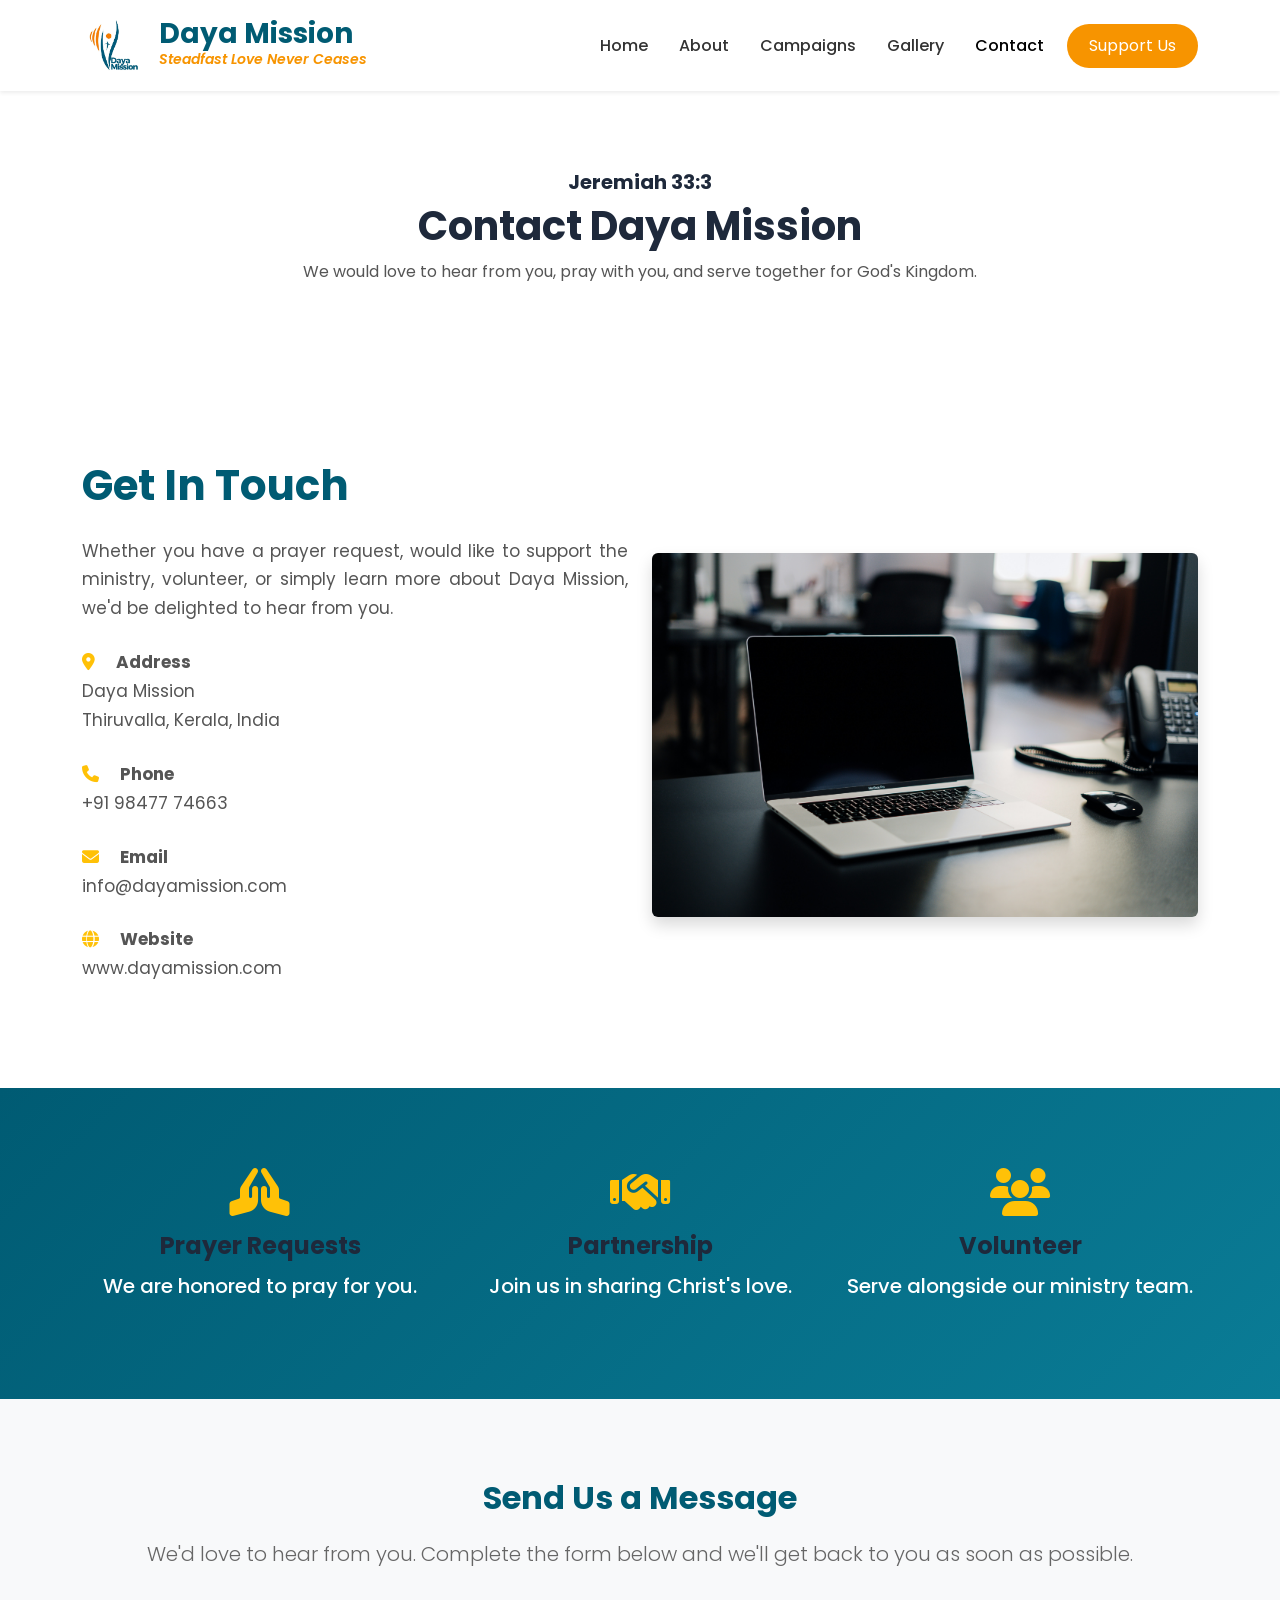
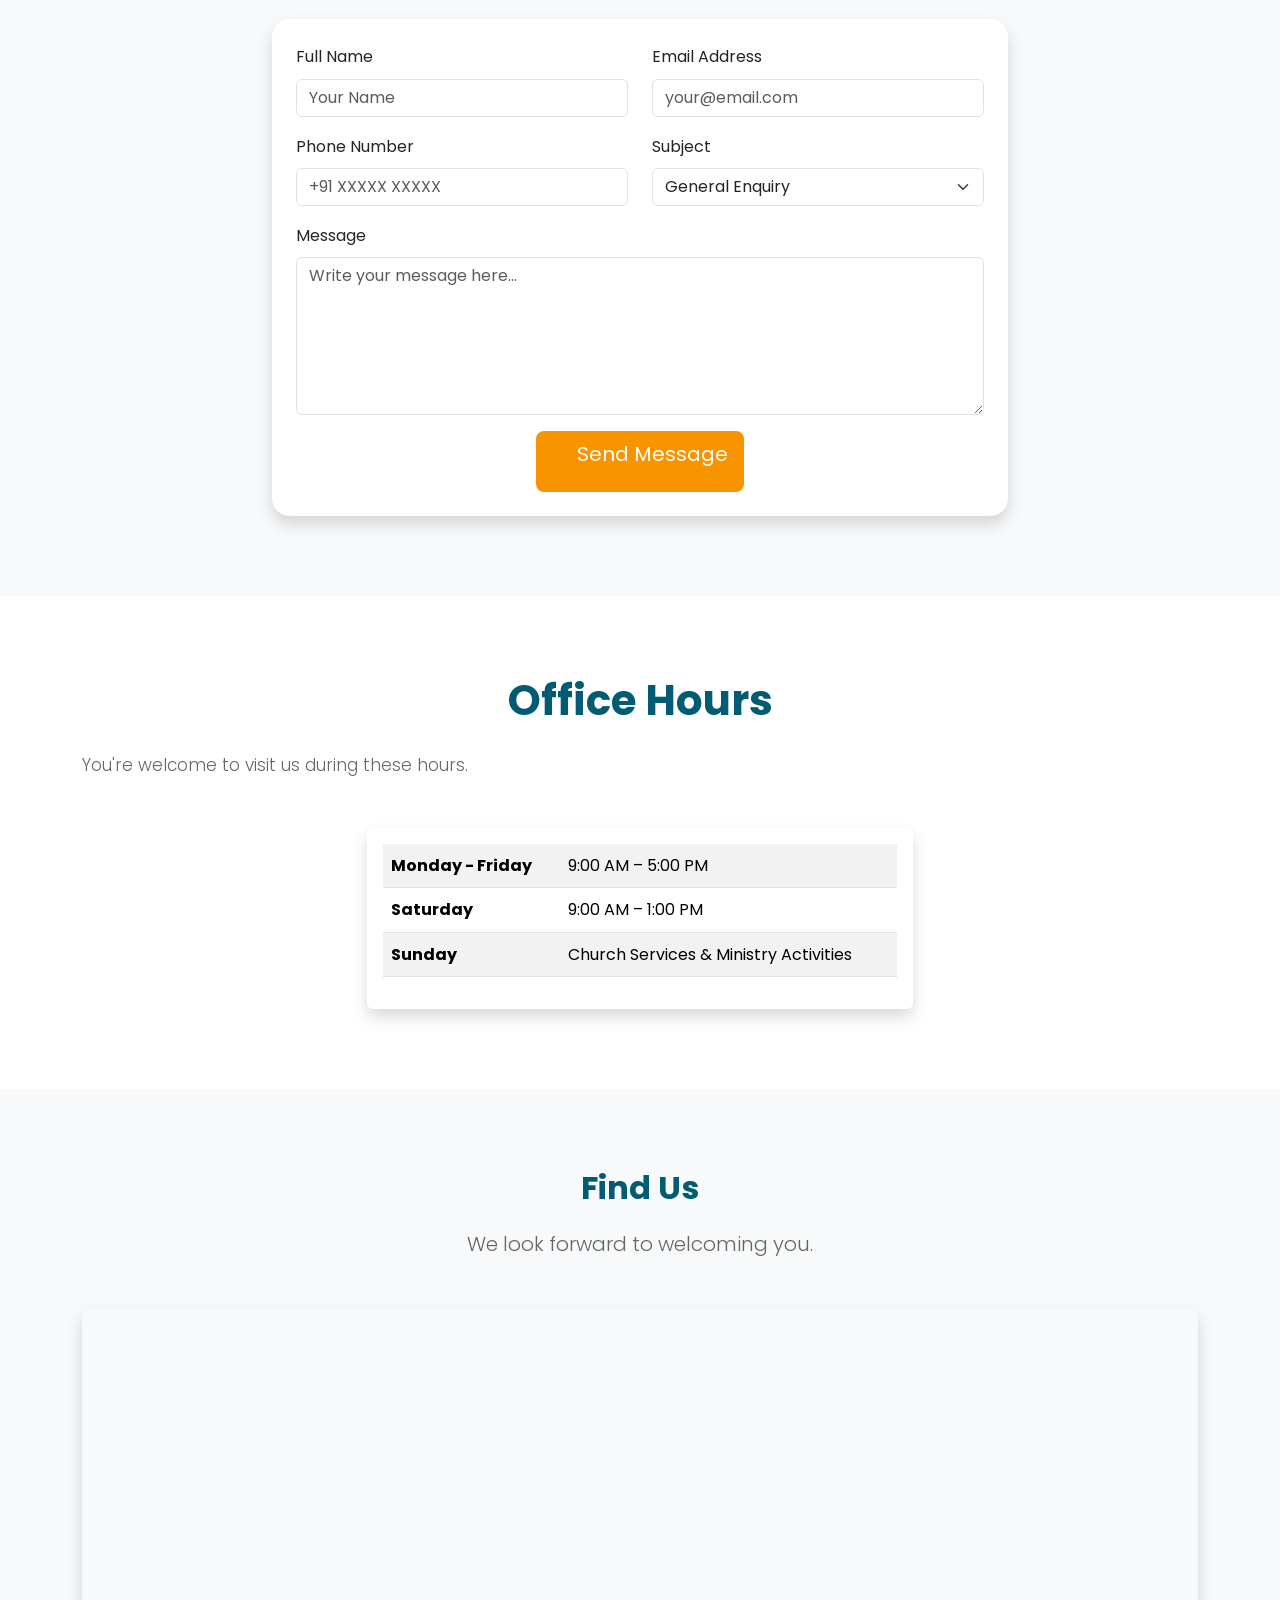
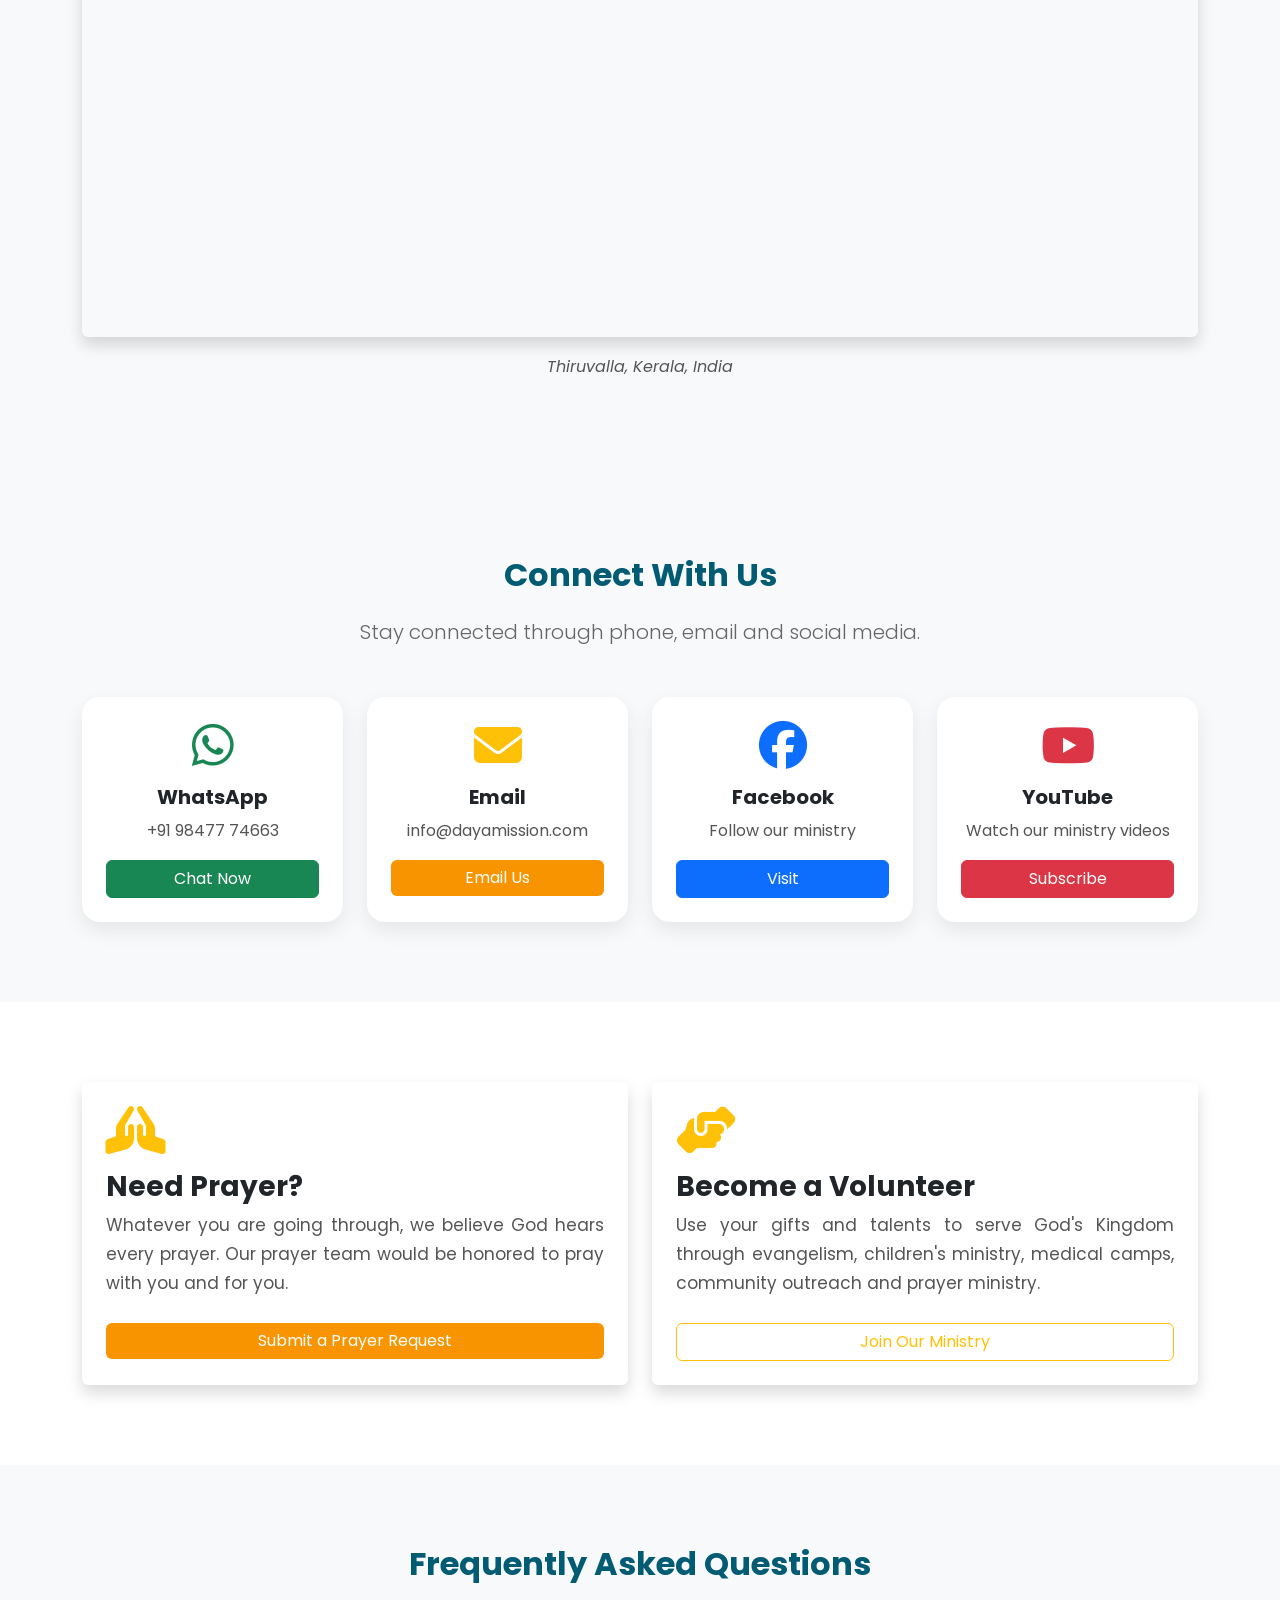
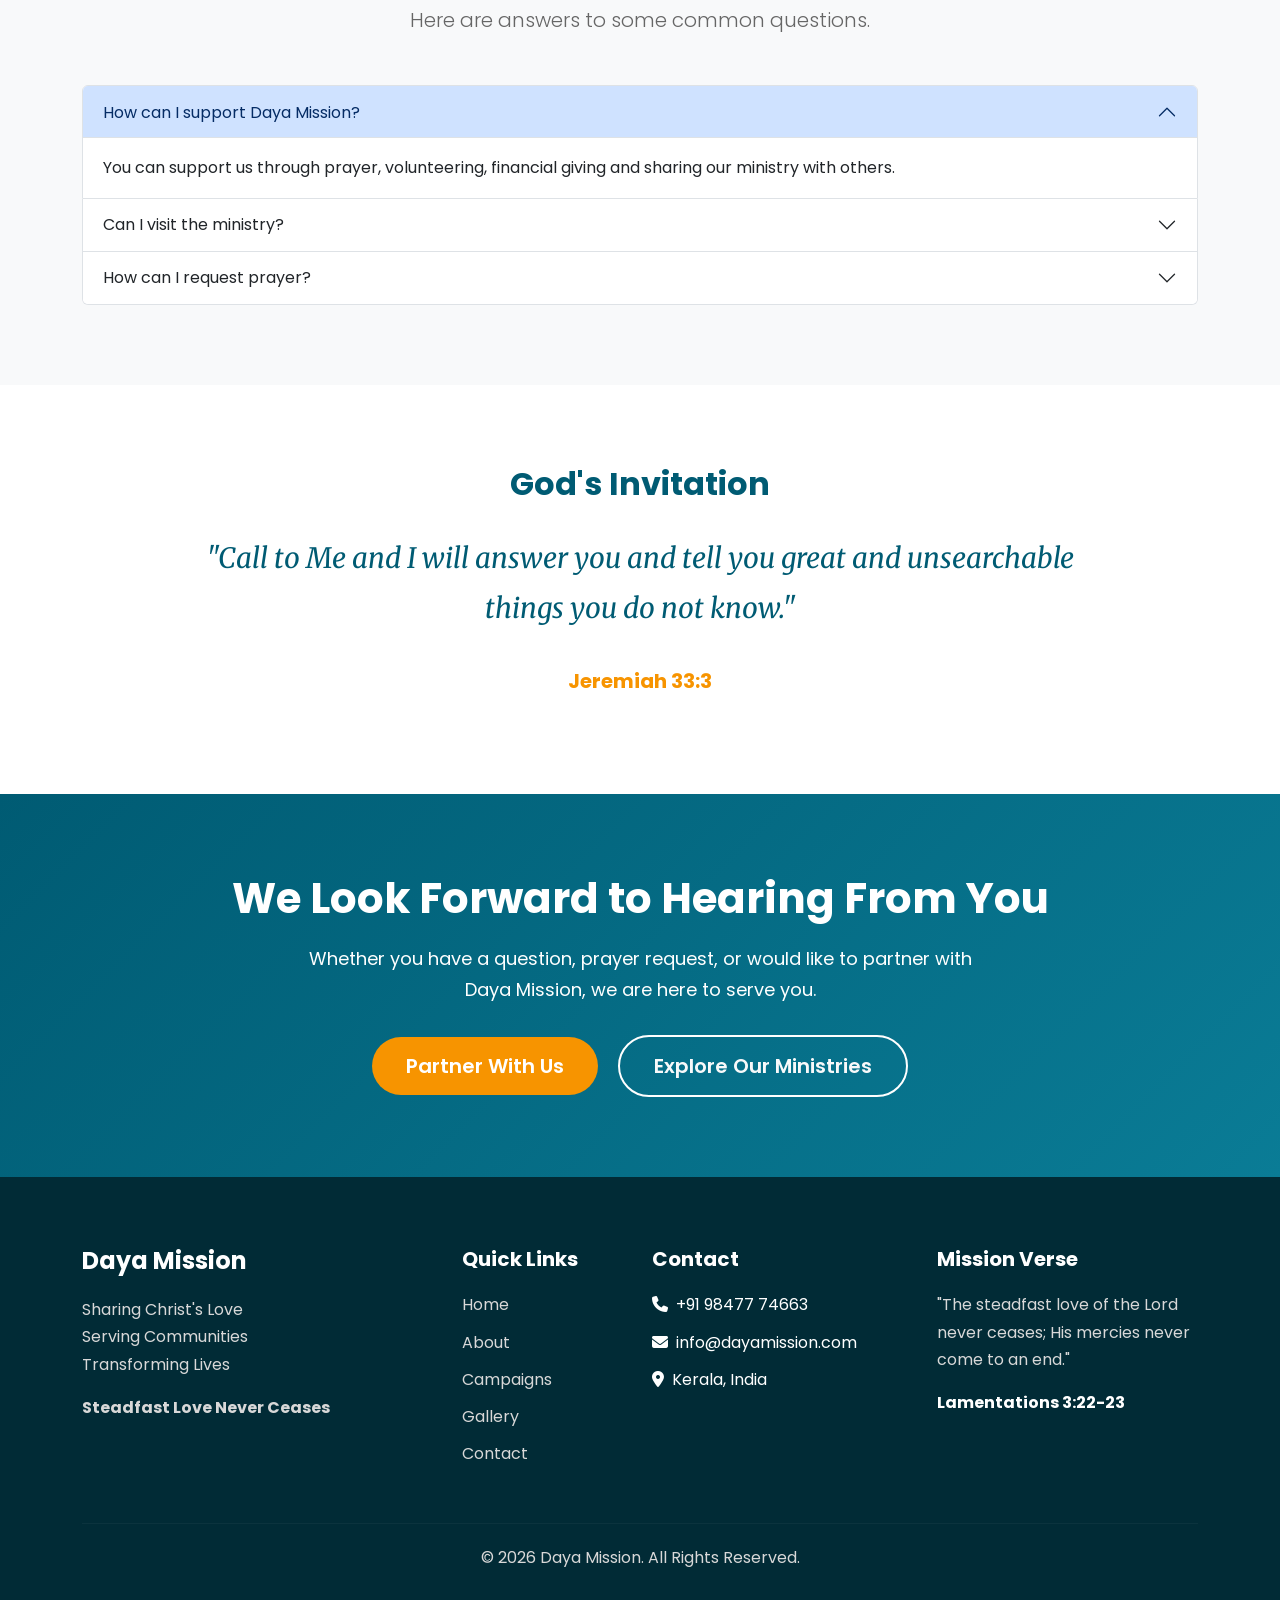
<file: contact.html>
<!DOCTYPE html>
<html lang="en">

<head>

<meta charset="UTF-8">
<meta name="viewport" content="width=device-width, initial-scale=1.0">

<title>Contact Us | Daya Mission</title>

<meta name="description"
content="Get in touch with Daya Mission. We'd love to hear from you, pray with you, and partner with you in ministry.">

<link href="https://cdn.jsdelivr.net/npm/bootstrap@5.3.3/dist/css/bootstrap.min.css"
rel="stylesheet">

<link rel="preconnect"
href="https://fonts.googleapis.com">

<link rel="preconnect"
href="https://fonts.gstatic.com"
crossorigin>

<link href="https://fonts.googleapis.com/css2?family=Poppins:wght@300;400;500;600;700&family=Merriweather:wght@400;700&display=swap"
rel="stylesheet">

<link rel="stylesheet"
href="https://cdnjs.cloudflare.com/ajax/libs/font-awesome/6.6.0/css/all.min.css">

<link rel="stylesheet"
href="css/style.css">

</head>

<body>

<!-- ======================================
NAVBAR
======================================= -->

<nav class="navbar navbar-expand-lg fixed-top shadow-sm">

<div class="container">

<a class="navbar-brand d-flex align-items-center"
href="index.html">

<img src="images/logo.png"
class="logo"
alt="Daya Mission">

<div class="brand-text">

<h2>Daya Mission</h2>

<p>Steadfast Love Never Ceases</p>

</div>

</a>

<button class="navbar-toggler"
type="button"
data-bs-toggle="collapse"
data-bs-target="#navbar">

<span class="navbar-toggler-icon"></span>

</button>

<div class="collapse navbar-collapse"
id="navbar">

<ul class="navbar-nav ms-auto">

<li class="nav-item">
<a class="nav-link"
href="index.html">Home</a>
</li>

<li class="nav-item">
<a class="nav-link"
href="about.html">About</a>
</li>

<li class="nav-item">
<a class="nav-link"
href="campaigns.html">Campaigns</a>
</li>

<li class="nav-item">
<a class="nav-link"
href="gallery.html">Gallery</a>
</li>

<li class="nav-item">
<a class="nav-link active"
href="contact.html">Contact</a>
</li>

<li class="nav-item">

<a href="support.html"
class="btn btn-warning partner-btn">

Support Us

</a>

</li>

</ul>

</div>

</div>

</nav>

<!-- ======================================
HERO
======================================= -->

<section class="about-hero">

<div class="container text-center">

<h5>Jeremiah 33:3</h5>

<h1>Contact Daya Mission</h1>

<p>

We would love to hear from you, pray with you, and serve together for God's Kingdom.

</p>

</div>

</section>

<!-- ======================================
CONTACT INFORMATION
======================================= -->

<section class="welcome">

<div class="container">

<div class="row align-items-center">

<div class="col-lg-6">

<h2>Get In Touch</h2>

<p>

Whether you have a prayer request, would like to support the ministry, volunteer, or simply learn more about Daya Mission, we'd be delighted to hear from you.

</p>

<div class="mt-4">

<p>

<i class="fas fa-map-marker-alt text-warning me-3"></i>

<strong>Address</strong><br>

Daya Mission<br>

Thiruvalla, Kerala, India

</p>

<p>

<i class="fas fa-phone text-warning me-3"></i>

<strong>Phone</strong><br>

+91 98477 74663

</p>

<p>

<i class="fas fa-envelope text-warning me-3"></i>

<strong>Email</strong><br>

info@dayamission.com

</p>

<p>

<i class="fas fa-globe text-warning me-3"></i>

<strong>Website</strong><br>

www.dayamission.com

</p>

</div>

</div>

<div class="col-lg-6">

<img src="images/contact.jpg"
class="img-fluid rounded shadow"
alt="Contact Daya Mission">

</div>

</div>

</div>

</section>

<!-- ======================================
QUICK CONTACT CARDS
======================================= -->

<section class="statistics">

<div class="container">

<div class="row text-center">

<div class="col-md-4">

<i class="fas fa-praying-hands fa-3x text-warning mb-3"></i>

<h4>Prayer Requests</h4>

<p>

We are honored to pray for you.

</p>

</div>

<div class="col-md-4">

<i class="fas fa-handshake fa-3x text-warning mb-3"></i>

<h4>Partnership</h4>

<p>

Join us in sharing Christ's love.

</p>

</div>

<div class="col-md-4">

<i class="fas fa-users fa-3x text-warning mb-3"></i>

<h4>Volunteer</h4>

<p>

Serve alongside our ministry team.

</p>

</div>

</div>

</div>

</section>

  <!-- ======================================
CONTACT FORM
======================================= -->

<section class="mission bg-light">

<div class="container">

<div class="text-center mb-5">

<h2>Send Us a Message</h2>

<p class="lead">

We'd love to hear from you. Complete the form below and we'll get back to you as soon as possible.

</p>

</div>

<div class="row">

<div class="col-lg-8 mx-auto">

<div class="card shadow p-4">

<form>

<div class="row">

<div class="col-md-6 mb-3">

<label class="form-label">Full Name</label>

<input type="text"
class="form-control"
placeholder="Your Name"
required>

</div>

<div class="col-md-6 mb-3">

<label class="form-label">Email Address</label>

<input type="email"
class="form-control"
placeholder="your@email.com"
required>

</div>

</div>

<div class="row">

<div class="col-md-6 mb-3">

<label class="form-label">Phone Number</label>

<input type="tel"
class="form-control"
placeholder="+91 XXXXX XXXXX">

</div>

<div class="col-md-6 mb-3">

<label class="form-label">Subject</label>

<select class="form-select">

<option>General Enquiry</option>
<option>Prayer Request</option>
<option>Volunteer</option>
<option>Partnership</option>
<option>Donation</option>
<option>Children's Ministry</option>
<option>Medical Camps</option>

</select>

</div>

</div>

<div class="mb-3">

<label class="form-label">Message</label>

<textarea class="form-control"
rows="6"
placeholder="Write your message here..."
required></textarea>

</div>

<div class="text-center">

<button type="submit"
class="btn btn-warning btn-lg">

<i class="fas fa-paper-plane"></i>

Send Message

</button>

</div>

</form>

</div>

</div>

</div>

</div>

</section>

<!-- ======================================
OFFICE HOURS
======================================= -->

<section class="welcome">

<div class="container">

<div class="text-center mb-5">

<h2>Office Hours</h2>

<p class="lead">

You're welcome to visit us during these hours.

</p>

</div>

<div class="row justify-content-center">

<div class="col-lg-6">

<div class="card shadow">

<div class="card-body">

<table class="table table-striped">

<tr>

<th>Monday - Friday</th>

<td>9:00 AM – 5:00 PM</td>

</tr>

<tr>

<th>Saturday</th>

<td>9:00 AM – 1:00 PM</td>

</tr>

<tr>

<th>Sunday</th>

<td>Church Services & Ministry Activities</td>

</tr>

</table>

</div>

</div>

</div>

</div>

</div>

</section>

<!-- ======================================
GOOGLE MAP
======================================= -->

<section class="partner bg-light">

<div class="container">

<div class="text-center mb-5">

<h2>Find Us</h2>

<p class="lead">

We look forward to welcoming you.

</p>

</div>

<div class="ratio ratio-16x9 shadow rounded">

<iframe
src="https://www.google.com/maps/embed?pb=!1m18!1m12!1m3!1d62983.92698755592!2d76.5296244598403!3d9.37783871858832!2m3!1f0!2f0!3f0!3m2!1i1024!2i768!4f13.1!3m3!1m2!1s0x3b06238b6d16c77f%3A0xcc8edad512d19635!2sThiruvalla%2C%20Kerala!5e0!3m2!1sen!2sin!4v1783081481322!5m2!1sen!2sin"
style="border:0;"
allowfullscreen
loading="lazy">

</iframe>

</div>

<p class="text-center mt-3">

<em>

Thiruvalla, Kerala, India

</em>

</p>

</div>

</section>

<!-- ======================================
CONNECT WITH US
======================================= -->

<section class="mission">

<div class="container">

<div class="text-center mb-5">

<h2>Connect With Us</h2>

<p class="lead">

Stay connected through phone, email and social media.

</p>

</div>

<div class="row text-center g-4">

<div class="col-md-3">

<div class="card p-4 h-100">

<i class="fab fa-whatsapp fa-3x text-success mb-3"></i>

<h5>WhatsApp</h5>

<p>+91 98477 74663</p>

<a href="https://wa.me/919847774663"
class="btn btn-success">

Chat Now

</a>

</div>

</div>

<div class="col-md-3">

<div class="card p-4 h-100">

<i class="fas fa-envelope fa-3x text-warning mb-3"></i>

<h5>Email</h5>

<p>

info@dayamission.com

</p>

<a href="mailto:info@dayamission.com"
class="btn btn-warning">

Email Us

</a>

</div>

</div>

<div class="col-md-3">

<div class="card p-4 h-100">

<i class="fab fa-facebook fa-3x text-primary mb-3"></i>

<h5>Facebook</h5>

<p>

Follow our ministry

</p>

<a href="#"
class="btn btn-primary">

Visit

</a>

</div>

</div>

<div class="col-md-3">

<div class="card p-4 h-100">

<i class="fab fa-youtube fa-3x text-danger mb-3"></i>

<h5>YouTube</h5>

<p>

Watch our ministry videos

</p>

<a href="#"
class="btn btn-danger">

Subscribe

</a>

</div>

</div>

</div>

</div>

</section>

  <!-- =====================================
PRAYER & VOLUNTEER
===================================== -->

<section class="welcome">

<div class="container">

<div class="row g-4">

<div class="col-lg-6">

<div class="card shadow h-100 p-4">

<i class="fas fa-praying-hands fa-3x text-warning mb-3"></i>

<h3>Need Prayer?</h3>

<p>

Whatever you are going through, we believe God hears every prayer.

Our prayer team would be honored to pray with you and for you.

</p>

<a href="mailto:info@dayamission.com"
class="btn btn-warning">

Submit a Prayer Request

</a>

</div>

</div>

<div class="col-lg-6">

<div class="card shadow h-100 p-4">

<i class="fas fa-hands-helping fa-3x text-warning mb-3"></i>

<h3>Become a Volunteer</h3>

<p>

Use your gifts and talents to serve God's Kingdom through
evangelism, children's ministry, medical camps,
community outreach and prayer ministry.

</p>

<a href="support.html"
class="btn btn-outline-warning">

Join Our Ministry

</a>

</div>

</div>

</div>

</div>

</section>

<!-- =====================================
FREQUENTLY ASKED QUESTIONS
===================================== -->

<section class="partner bg-light">

<div class="container">

<div class="text-center mb-5">

<h2>Frequently Asked Questions</h2>

<p class="lead">

Here are answers to some common questions.

</p>

</div>

<div class="accordion" id="faqAccordion">

<div class="accordion-item">

<h2 class="accordion-header">

<button class="accordion-button"
type="button"
data-bs-toggle="collapse"
data-bs-target="#faq1">

How can I support Daya Mission?

</button>

</h2>

<div id="faq1"
class="accordion-collapse collapse show"
data-bs-parent="#faqAccordion">

<div class="accordion-body">

You can support us through prayer, volunteering,
financial giving and sharing our ministry with others.

</div>

</div>

</div>

<div class="accordion-item">

<h2 class="accordion-header">

<button class="accordion-button collapsed"
type="button"
data-bs-toggle="collapse"
data-bs-target="#faq2">

Can I visit the ministry?

</button>

</h2>

<div id="faq2"
class="accordion-collapse collapse"
data-bs-parent="#faqAccordion">

<div class="accordion-body">

Yes. Visitors are always welcome.
Please contact us in advance so we can assist you.

</div>

</div>

</div>

<div class="accordion-item">

<h2 class="accordion-header">

<button class="accordion-button collapsed"
type="button"
data-bs-toggle="collapse"
data-bs-target="#faq3">

How can I request prayer?

</button>

</h2>

<div id="faq3"
class="accordion-collapse collapse"
data-bs-parent="#faqAccordion">

<div class="accordion-body">

You may submit your prayer request through our contact form,
email or WhatsApp. Our prayer team will stand with you in prayer.

</div>

</div>

</div>

</div>

</div>

</section>

<!-- =====================================
BIBLE VERSE
===================================== -->

<section class="verse">

<div class="container text-center">

<h2>God's Invitation</h2>

<blockquote>

"Call to Me and I will answer you and tell you
great and unsearchable things you do not know."

</blockquote>

<p>

<strong>Jeremiah 33:3</strong>

</p>

</div>

</section>

<!-- =====================================
CALL TO ACTION
===================================== -->

<section class="contact-strip">

<div class="container text-center">

<h2>We Look Forward to Hearing From You</h2>

<p>

Whether you have a question, prayer request,
or would like to partner with Daya Mission,
we are here to serve you.

</p>

<a href="support.html"
class="btn btn-warning btn-lg me-3">

Partner With Us

</a>

<a href="campaigns.html"
class="btn btn-outline-light btn-lg">

Explore Our Ministries

</a>

</div>

</section>

<!-- =====================================
FOOTER
===================================== -->

<footer>

<div class="container">

<div class="row">

<div class="col-lg-4">

<h4>Daya Mission</h4>

<p>

Sharing Christ's Love<br>

Serving Communities<br>

Transforming Lives

</p>

<p>

<strong>Steadfast Love Never Ceases</strong>

</p>

</div>

<div class="col-lg-2">

<h5>Quick Links</h5>

<ul class="list-unstyled">

<li><a href="index.html">Home</a></li>

<li><a href="about.html">About</a></li>

<li><a href="campaigns.html">Campaigns</a></li>

<li><a href="gallery.html">Gallery</a></li>

<li><a href="contact.html">Contact</a></li>

</ul>

</div>

<div class="col-lg-3">

<h5>Contact</h5>

<ul class="list-unstyled">

<li><i class="fas fa-phone me-2"></i>+91 98477 74663</li>

<li><i class="fas fa-envelope me-2"></i>info@dayamission.com</li>

<li><i class="fas fa-map-marker-alt me-2"></i>Kerala, India</li>

</ul>

</div>

<div class="col-lg-3">

<h5>Mission Verse</h5>

<p>

"The steadfast love of the Lord never ceases;
His mercies never come to an end."

</p>

<strong>Lamentations 3:22-23</strong>

</div>

</div>

<hr>

<div class="text-center">

<p>

© 2026 Daya Mission. All Rights Reserved.

</p>

</div>

</div>

</footer>

<!-- Bootstrap JS -->

<script src="https://cdn.jsdelivr.net/npm/bootstrap@5.3.3/dist/js/bootstrap.bundle.min.js"></script>

<script src="js/script.js"></script>

</body>

</html>
</file>
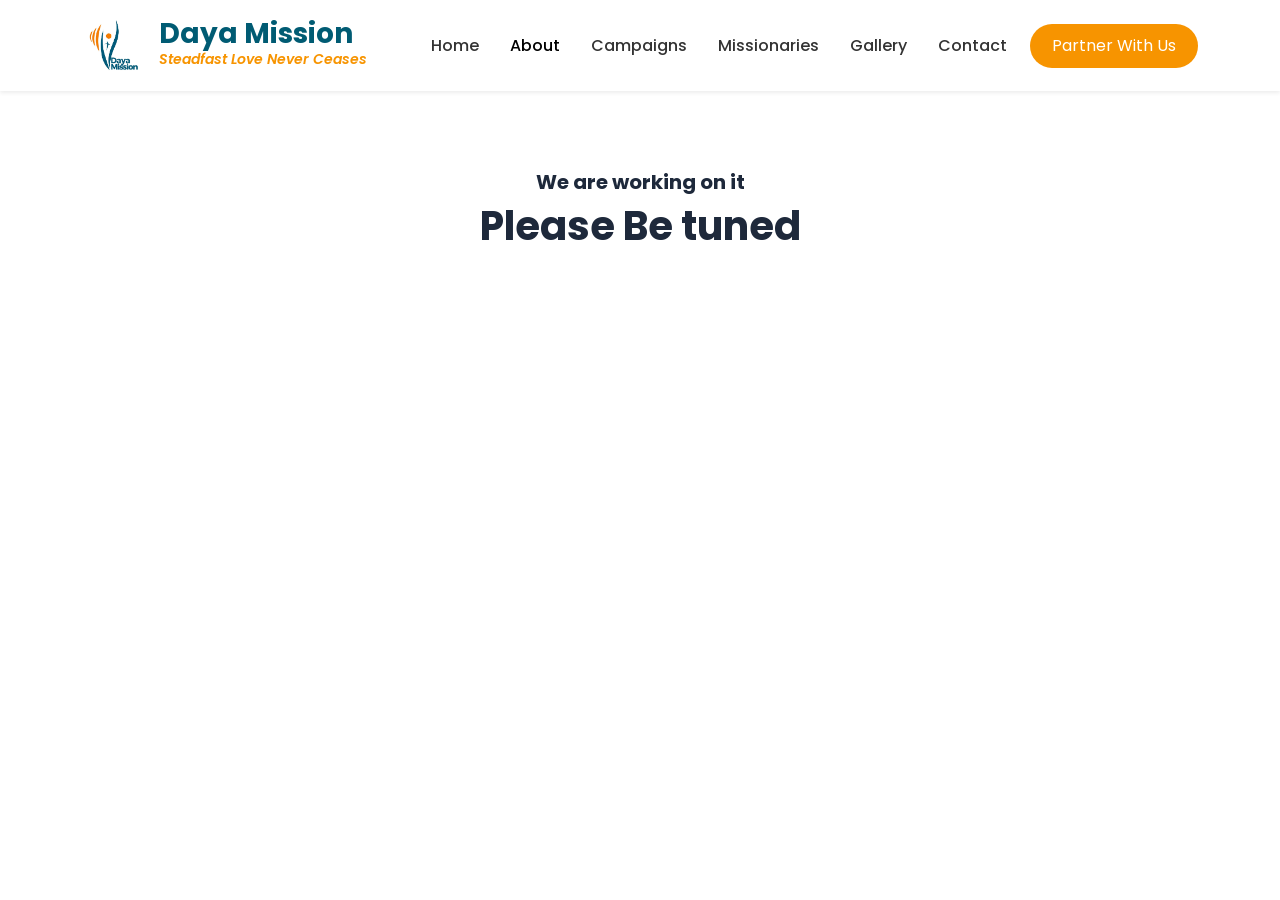
<file: missionaries.html>
<!DOCTYPE html>
<html lang="en">

<head>

    <meta charset="UTF-8">

    <meta name="viewport" content="width=device-width, initial-scale=1.0">

    <title>About Us | Daya Mission</title>

    <meta name="description"
        content="Learn about Daya Mission, our vision, mission, and journey of sharing Christ's love and serving communities.">

    <!-- Bootstrap -->

    <link href="https://cdn.jsdelivr.net/npm/bootstrap@5.3.3/dist/css/bootstrap.min.css" rel="stylesheet">

    <!-- Google Fonts -->

    <link rel="preconnect" href="https://fonts.googleapis.com">

    <link rel="preconnect" href="https://fonts.gstatic.com" crossorigin>

    <link
        href="https://fonts.googleapis.com/css2?family=Poppins:wght@300;400;500;600;700&family=Merriweather:wght@400;700&display=swap"
        rel="stylesheet">

    <!-- Font Awesome -->

    <link rel="stylesheet"
        href="https://cdnjs.cloudflare.com/ajax/libs/font-awesome/6.6.0/css/all.min.css">

    <!-- Custom CSS -->

    <link rel="stylesheet" href="css/style.css">

</head>

<body>

<!-- ======================================
     NAVIGATION
======================================= -->

<nav class="navbar navbar-expand-lg fixed-top shadow-sm">

    <div class="container">

        <a class="navbar-brand d-flex align-items-center" href="index.html">

            <img src="images/logo.png" class="logo" alt="Daya Mission Logo">

            <div class="brand-text">

                <h2>Daya Mission</h2>

                <p>Steadfast Love Never Ceases</p>

            </div>

        </a>

        <button class="navbar-toggler"
            type="button"
            data-bs-toggle="collapse"
            data-bs-target="#navbar">

            <span class="navbar-toggler-icon"></span>

        </button>

        <div class="collapse navbar-collapse" id="navbar">

            <ul class="navbar-nav ms-auto">

                <li class="nav-item">

                    <a class="nav-link" href="index.html">Home</a>

                </li>

                <li class="nav-item">

                    <a class="nav-link active" href="about.html">About</a>

                </li>

                <li class="nav-item">

                    <a class="nav-link" href="campaigns.html">Campaigns</a>

                </li>

                <li class="nav-item">

                    <a class="nav-link" href="missionaries.html">Missionaries</a>

                </li>

                <li class="nav-item">

                    <a class="nav-link" href="gallery.html">Gallery</a>

                </li>

                <li class="nav-item">

                    <a class="nav-link" href="contact.html">Contact</a>

                </li>

                <li class="nav-item">

                    <a href="support.html"
                        class="btn btn-warning partner-btn">

                        Partner With Us

                    </a>

                </li>

            </ul>

        </div>

    </div>

</nav>

<!-- ======================================
     HERO
======================================= -->

<section class="about-hero">

    <div class="container text-center">

        <h5>We are working on it</h5>

        <h1>Please Be tuned</h1>

        <p>


        </p>

    </div>

</section>
</file>
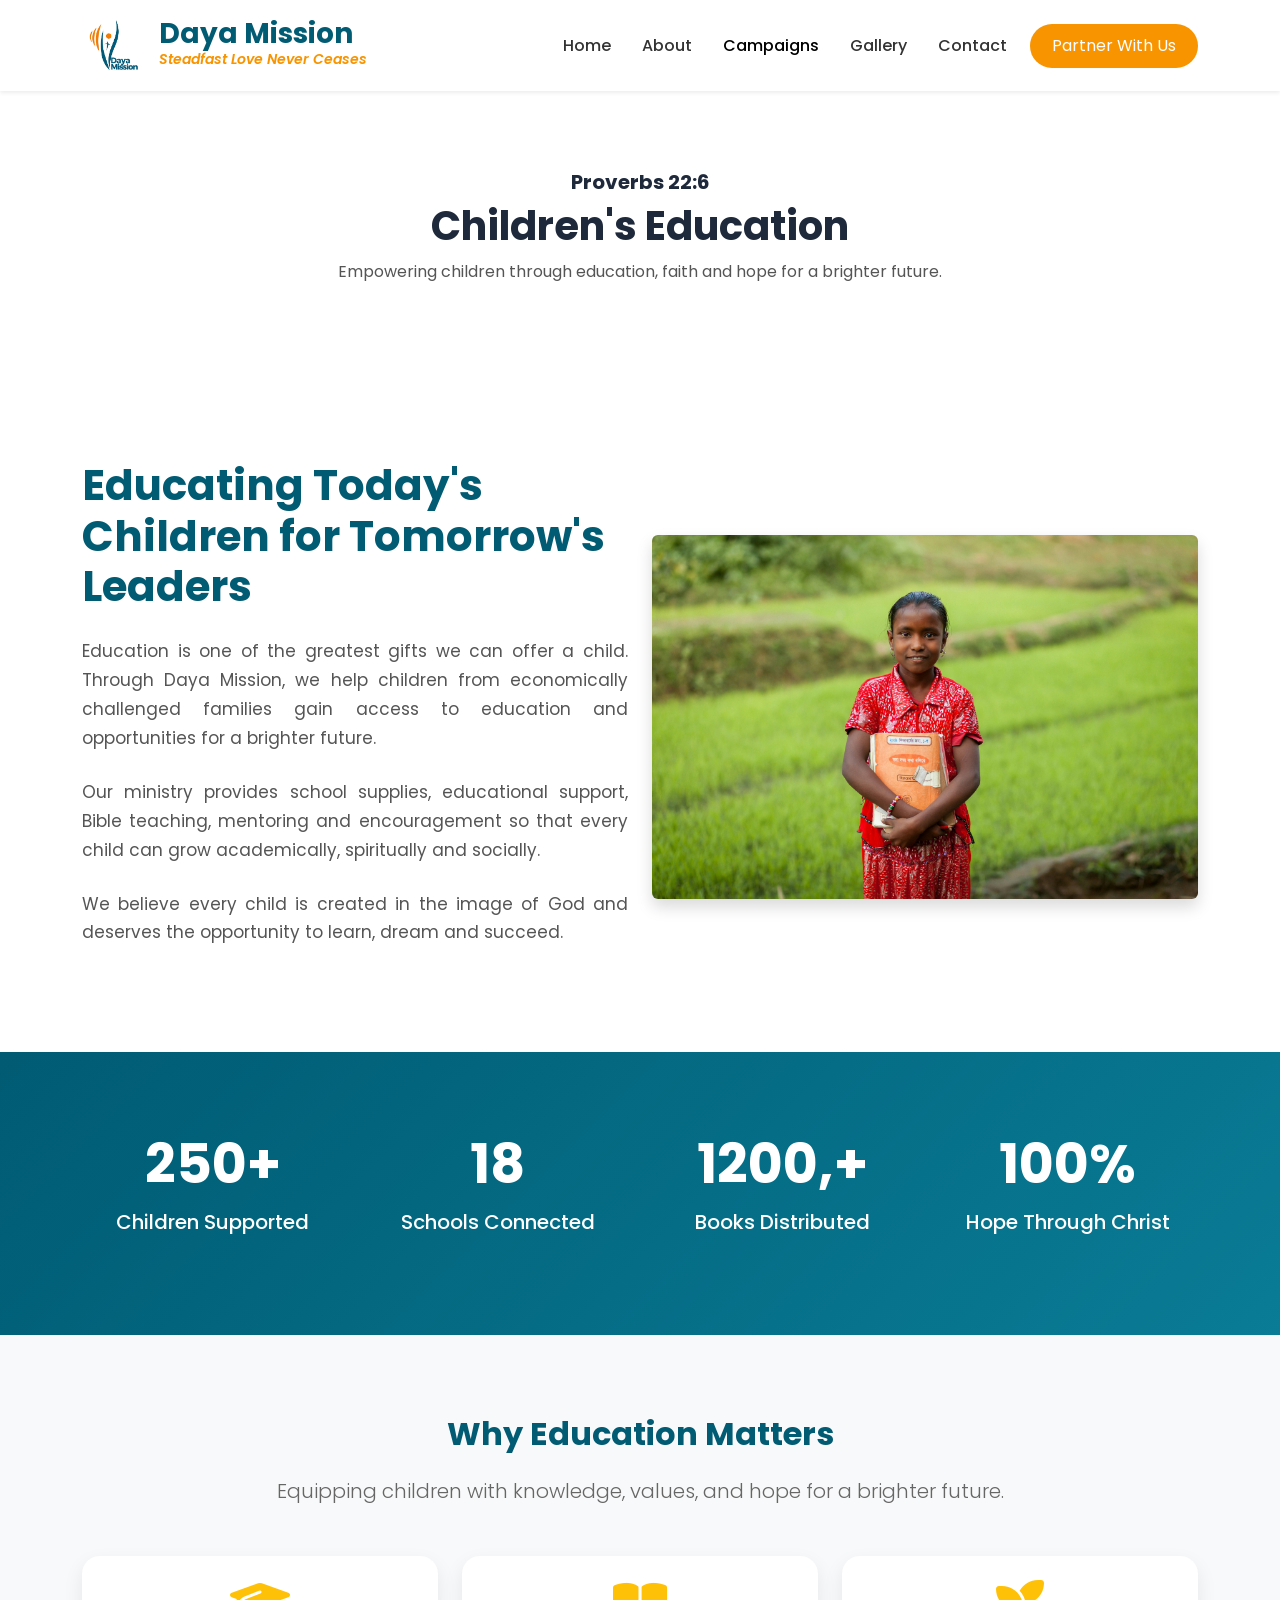
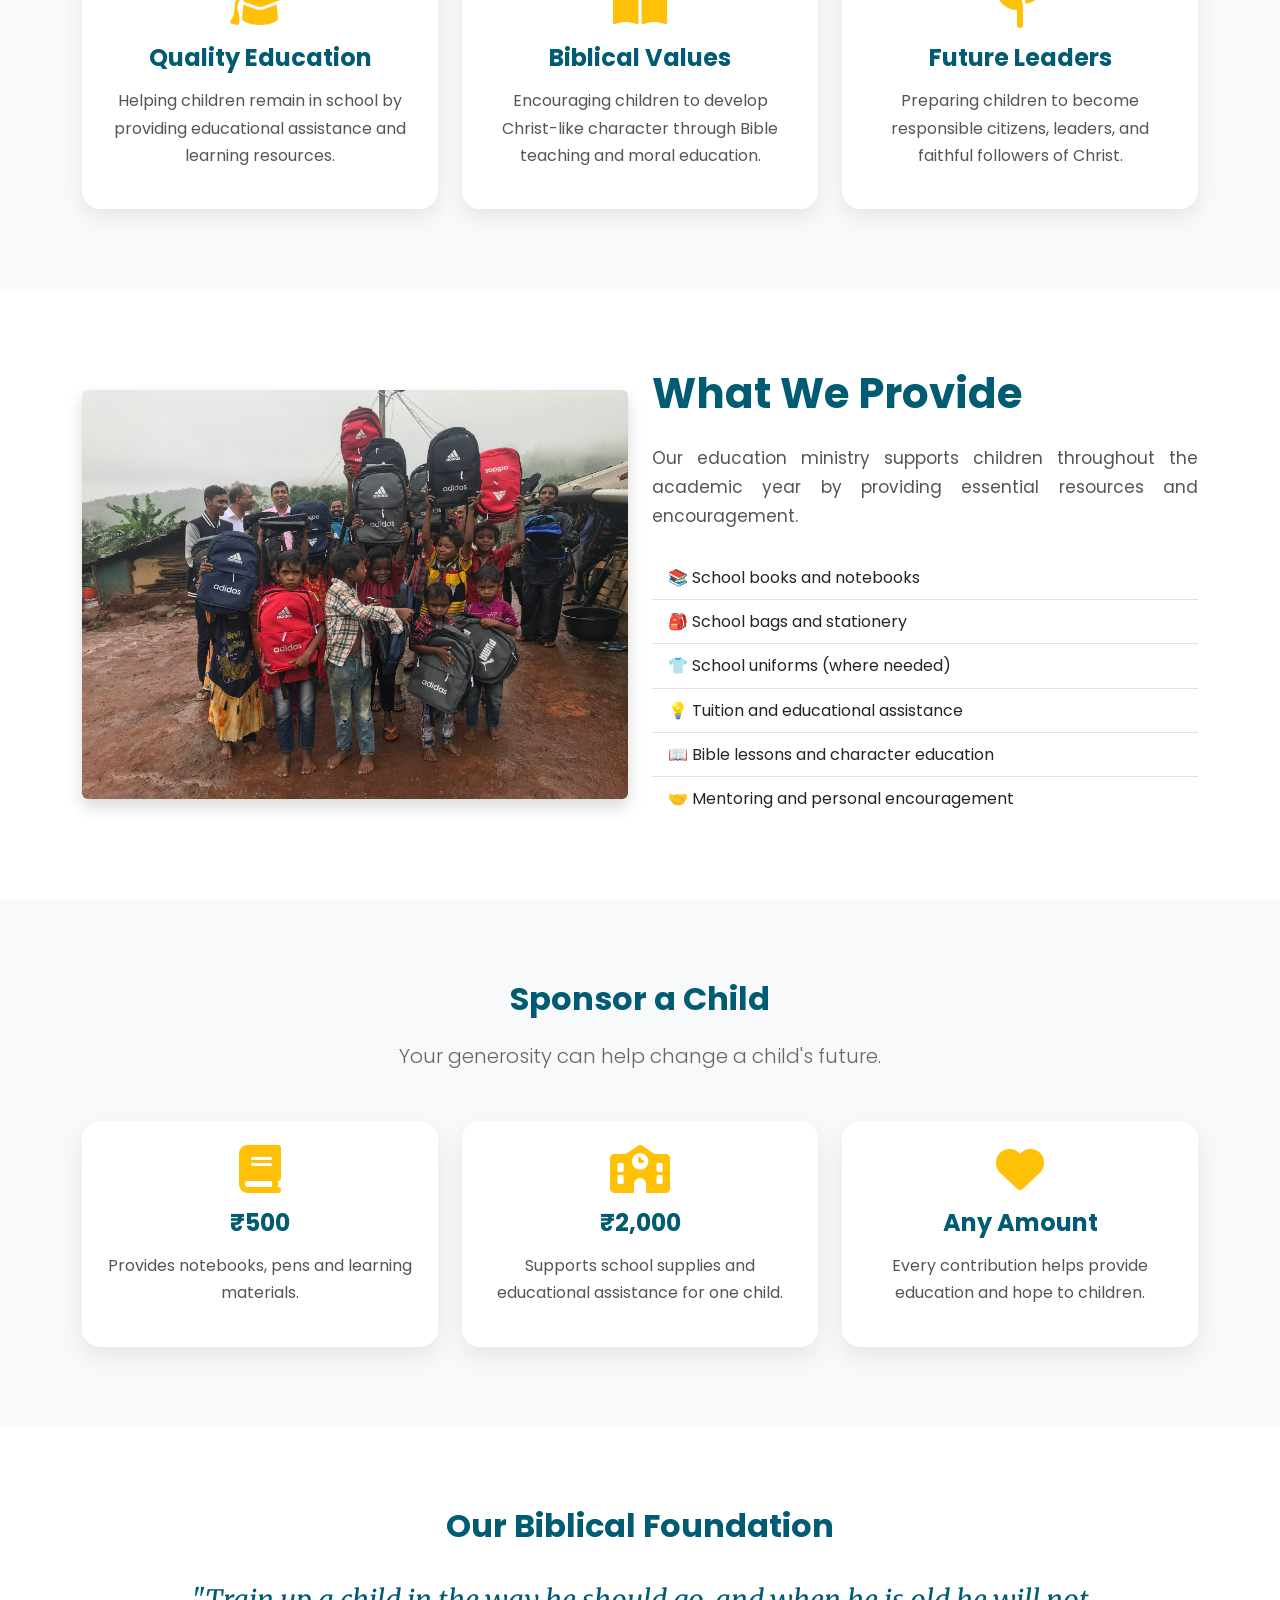
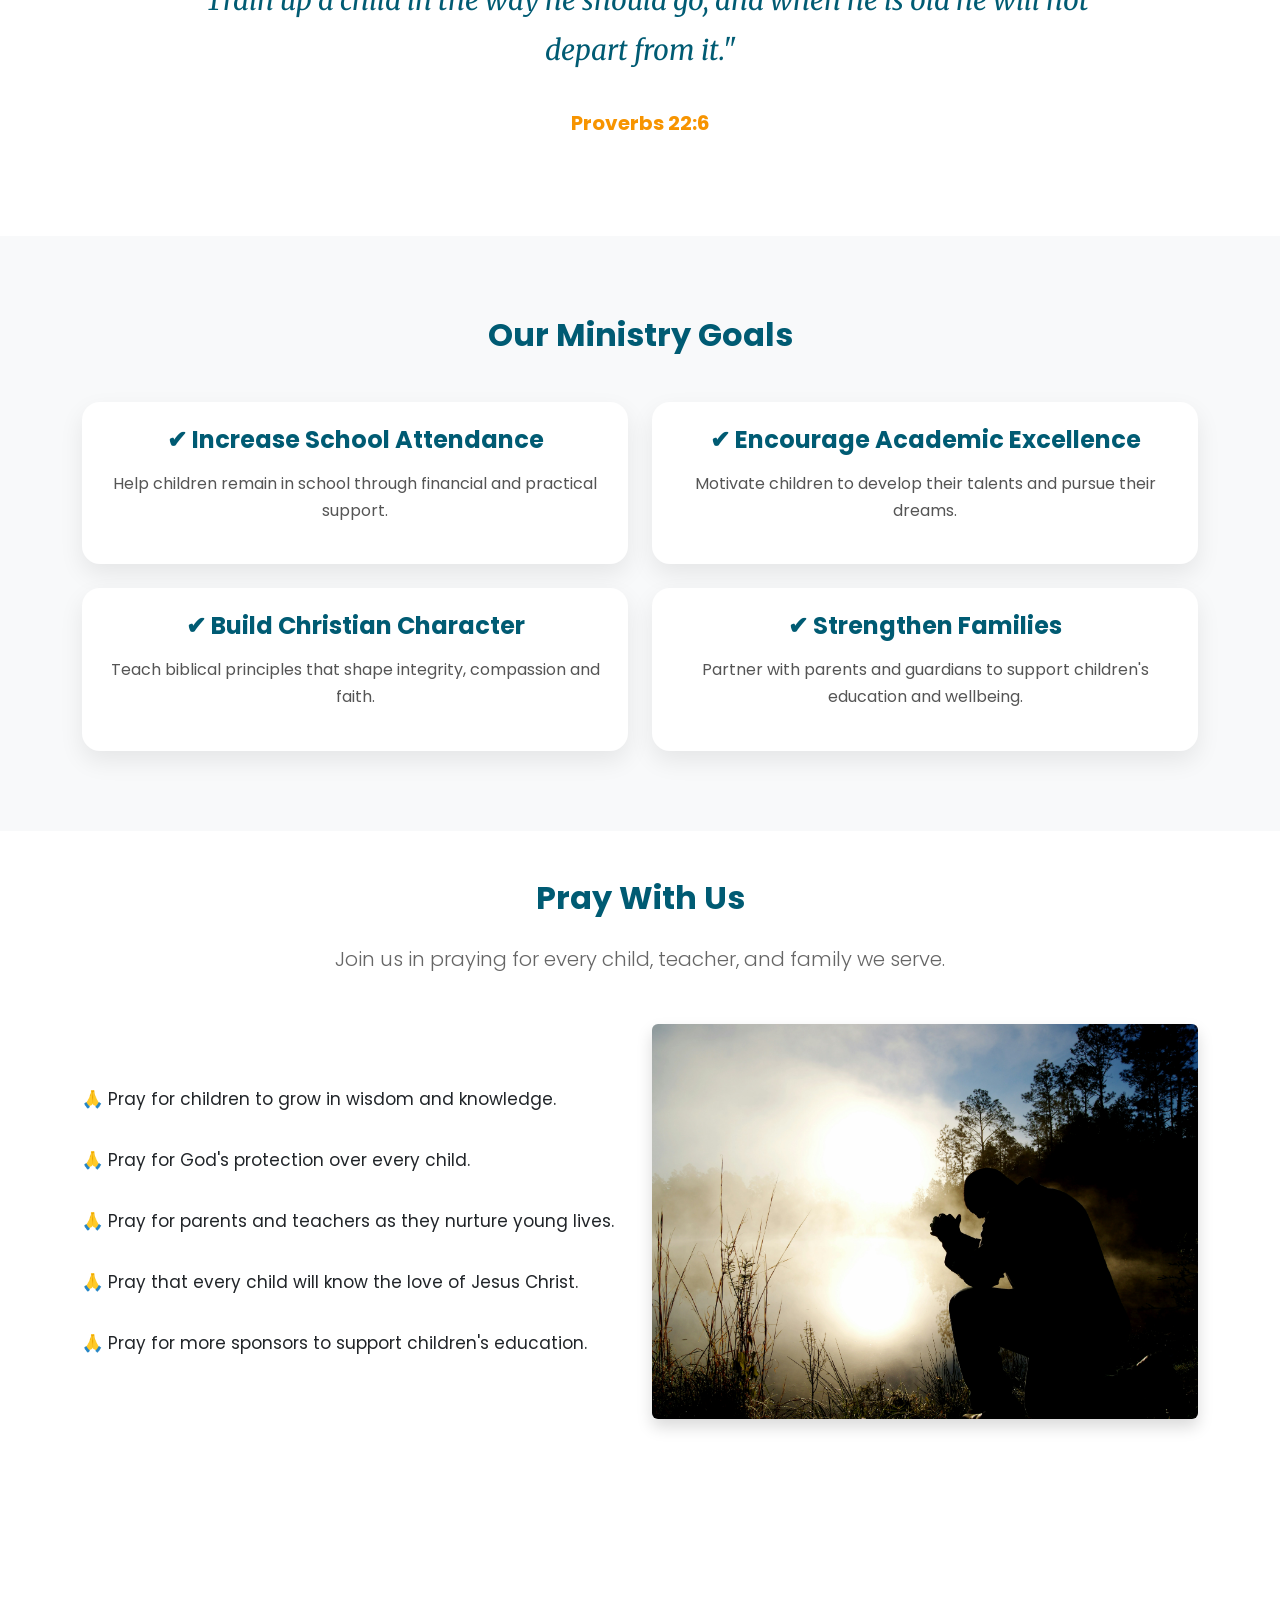
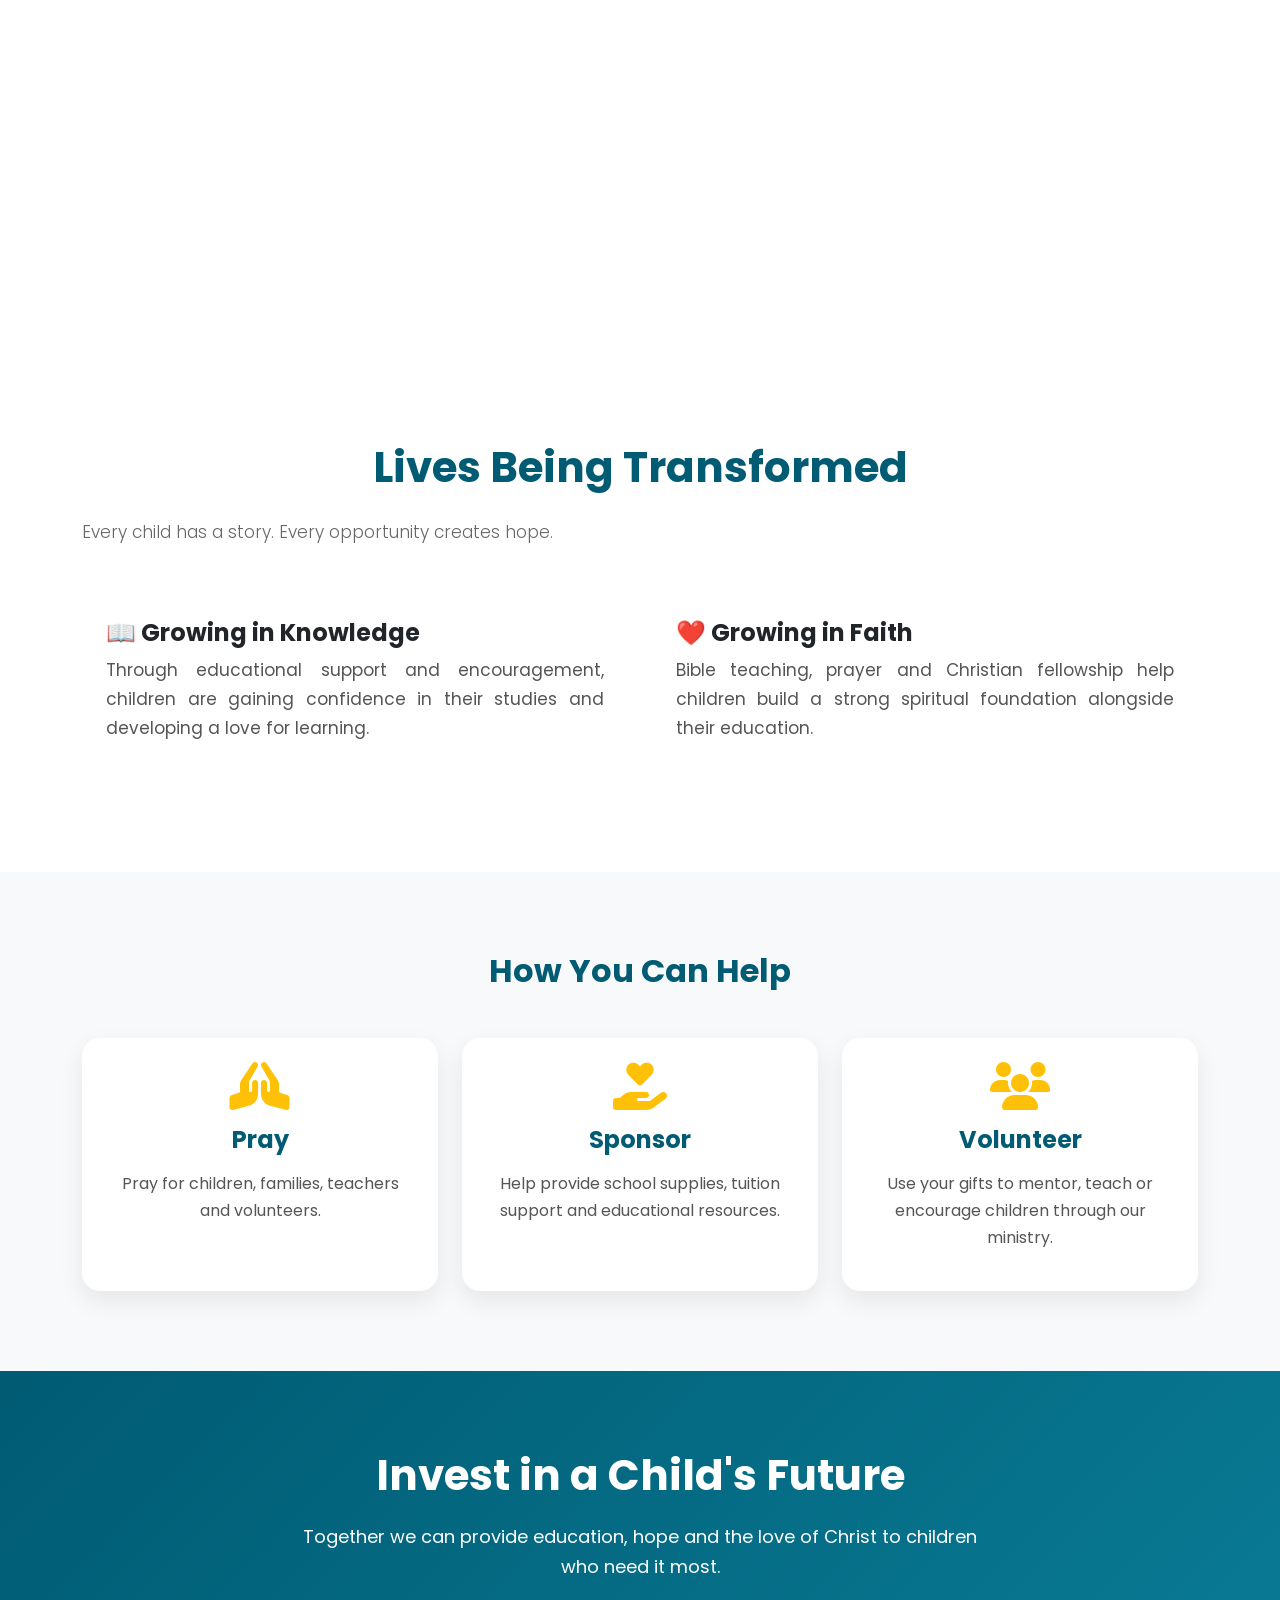
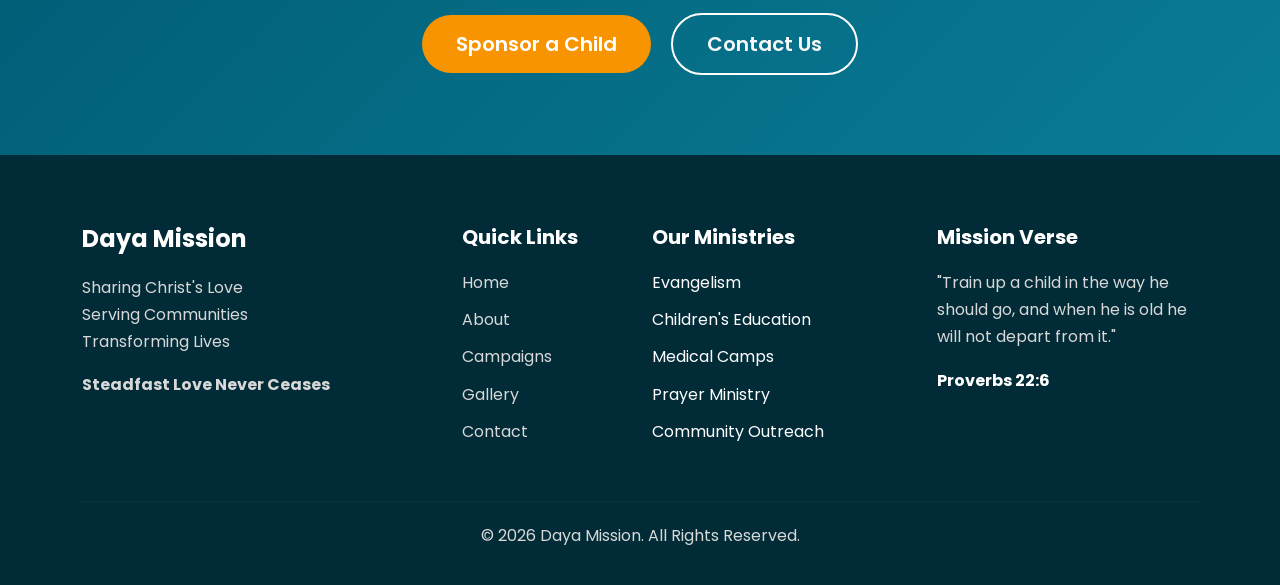
<file: campaigns/education.html>
<!DOCTYPE html>
<html lang="en">

<head>

<meta charset="UTF-8">
<meta name="viewport" content="width=device-width, initial-scale=1.0">

<title>Children's Education | Daya Mission</title>

<meta name="description"
content="Providing education, hope, and opportunities for children through Daya Mission.">

<link href="https://cdn.jsdelivr.net/npm/bootstrap@5.3.3/dist/css/bootstrap.min.css"
rel="stylesheet">

<link rel="preconnect" href="https://fonts.googleapis.com">

<link rel="preconnect" href="https://fonts.gstatic.com" crossorigin>

<link href="https://fonts.googleapis.com/css2?family=Poppins:wght@300;400;500;600;700&family=Merriweather:wght@400;700&display=swap"
rel="stylesheet">

<link rel="stylesheet"
href="https://cdnjs.cloudflare.com/ajax/libs/font-awesome/6.6.0/css/all.min.css">

<link rel="stylesheet"
href="../css/style.css">

</head>

<body>

<!-- =====================================
NAVIGATION
===================================== -->

<nav class="navbar navbar-expand-lg fixed-top shadow-sm">

<div class="container">

<a class="navbar-brand d-flex align-items-center"
href="../index.html">

<img src="../images/logo.png"
class="logo"
alt="Daya Mission">

<div class="brand-text">

<h2>Daya Mission</h2>

<p>Steadfast Love Never Ceases</p>

</div>

</a>

<button class="navbar-toggler"
type="button"
data-bs-toggle="collapse"
data-bs-target="#navbar">

<span class="navbar-toggler-icon"></span>

</button>

<div class="collapse navbar-collapse"
id="navbar">

<ul class="navbar-nav ms-auto">

<li class="nav-item">

<a class="nav-link"
href="../index.html">

Home

</a>

</li>

<li class="nav-item">

<a class="nav-link"
href="../about.html">

About

</a>

</li>

<li class="nav-item">

<a class="nav-link active"
href="../campaigns.html">

Campaigns

</a>

</li>

<li class="nav-item">

<a class="nav-link"
href="../gallery.html">

Gallery

</a>

</li>

<li class="nav-item">

<a class="nav-link"
href="../contact.html">

Contact

</a>

</li>

<li class="nav-item">

<a href="../support.html"
class="btn btn-warning partner-btn">

Partner With Us

</a>

</li>

</ul>

</div>

</div>

</nav>

<!-- =====================================
HERO
===================================== -->

<section class="about-hero">

<div class="container text-center">

<h5>Proverbs 22:6</h5>

<h1>Children's Education</h1>

<p>

Empowering children through education, faith and hope for a brighter future.

</p>

</div>

</section>

<!-- =====================================
INTRODUCTION
===================================== -->

<section class="welcome">

<div class="container">

<div class="row align-items-center">

<div class="col-lg-6">

<h2>Educating Today's Children for Tomorrow's Leaders</h2>

<p>

Education is one of the greatest gifts we can offer a child. Through Daya Mission, we help children from economically challenged families gain access to education and opportunities for a brighter future.

</p>

<p>

Our ministry provides school supplies, educational support, Bible teaching, mentoring and encouragement so that every child can grow academically, spiritually and socially.

</p>

<p>

We believe every child is created in the image of God and deserves the opportunity to learn, dream and succeed.

</p>

</div>

<div class="col-lg-6">

<img src="../images/education.jpg"
class="img-fluid rounded shadow"
alt="Children's Education">

</div>

</div>

</div>

</section>

<!-- =====================================
EDUCATION IMPACT
===================================== -->

<section class="statistics">

<div class="container">

<div class="row text-center">

<div class="col-md-3">

<h2>250+</h2>

<p>Children Supported</p>

</div>

<div class="col-md-3">

<h2>18</h2>

<p>Schools Connected</p>

</div>

<div class="col-md-3">

<h2>1,200+</h2>

<p>Books Distributed</p>

</div>

<div class="col-md-3">

<h2>100%</h2>

<p>Hope Through Christ</p>

</div>

</div>

</div>

</section>

  <!-- =====================================
WHY EDUCATION MATTERS
===================================== -->

<section class="mission bg-light">

    <div class="container">

        <div class="text-center mb-5">

            <h2>Why Education Matters</h2>

            <p class="lead">

                Equipping children with knowledge, values, and hope for a brighter future.

            </p>

        </div>

        <div class="row g-4">

            <div class="col-md-4">

                <div class="card h-100 text-center p-4">

                    <i class="fas fa-graduation-cap fa-3x text-warning mb-3"></i>

                    <h4>Quality Education</h4>

                    <p>

                        Helping children remain in school by providing educational
                        assistance and learning resources.

                    </p>

                </div>

            </div>

            <div class="col-md-4">

                <div class="card h-100 text-center p-4">

                    <i class="fas fa-book-open fa-3x text-warning mb-3"></i>

                    <h4>Biblical Values</h4>

                    <p>

                        Encouraging children to develop Christ-like character
                        through Bible teaching and moral education.

                    </p>

                </div>

            </div>

            <div class="col-md-4">

                <div class="card h-100 text-center p-4">

                    <i class="fas fa-seedling fa-3x text-warning mb-3"></i>

                    <h4>Future Leaders</h4>

                    <p>

                        Preparing children to become responsible citizens,
                        leaders, and faithful followers of Christ.

                    </p>

                </div>

            </div>

        </div>

    </div>

</section>

<!-- =====================================
WHAT WE PROVIDE
===================================== -->

<section class="welcome">

<div class="container">

<div class="row align-items-center">

<div class="col-lg-6">

<img src="../images/school.jpg"
class="img-fluid rounded shadow"
alt="School Support">

</div>

<div class="col-lg-6">

<h2>What We Provide</h2>

<p>

Our education ministry supports children throughout the academic year by providing essential resources and encouragement.

</p>

<ul class="list-group list-group-flush">

<li class="list-group-item">📚 School books and notebooks</li>

<li class="list-group-item">🎒 School bags and stationery</li>

<li class="list-group-item">👕 School uniforms (where needed)</li>

<li class="list-group-item">💡 Tuition and educational assistance</li>

<li class="list-group-item">📖 Bible lessons and character education</li>

<li class="list-group-item">🤝 Mentoring and personal encouragement</li>

</ul>

</div>

</div>

</div>

</section>

<!-- =====================================
SPONSOR A CHILD
===================================== -->

<section class="partner bg-light">

<div class="container">

<div class="text-center mb-5">

<h2>Sponsor a Child</h2>

<p class="lead">

Your generosity can help change a child's future.

</p>

</div>

<div class="row g-4">

<div class="col-md-4">

<div class="card text-center p-4 h-100">

<i class="fas fa-book fa-3x text-warning mb-3"></i>

<h4>₹500</h4>

<p>

Provides notebooks, pens and learning materials.

</p>

</div>

</div>

<div class="col-md-4">

<div class="card text-center p-4 h-100">

<i class="fas fa-school fa-3x text-warning mb-3"></i>

<h4>₹2,000</h4>

<p>

Supports school supplies and educational assistance for one child.

</p>

</div>

</div>

<div class="col-md-4">

<div class="card text-center p-4 h-100">

<i class="fas fa-heart fa-3x text-warning mb-3"></i>

<h4>Any Amount</h4>

<p>

Every contribution helps provide education and hope to children.

</p>

</div>

</div>

</div>

</div>

</section>

<!-- =====================================
BIBLE FOUNDATION
===================================== -->

<section class="verse">

<div class="container text-center">

<h2>Our Biblical Foundation</h2>

<blockquote>

"Train up a child in the way he should go,
and when he is old he will not depart from it."

</blockquote>

<p>

<strong>Proverbs 22:6</strong>

</p>

</div>

</section>

<!-- =====================================
OUR GOALS
===================================== -->

<section class="partner">

<div class="container">

<div class="text-center mb-5">

<h2>Our Ministry Goals</h2>

</div>

<div class="row g-4">

<div class="col-md-6">

<div class="card p-4 h-100">

<h4>✔ Increase School Attendance</h4>

<p>

Help children remain in school through financial and practical support.

</p>

</div>

</div>

<div class="col-md-6">

<div class="card p-4 h-100">

<h4>✔ Encourage Academic Excellence</h4>

<p>

Motivate children to develop their talents and pursue their dreams.

</p>

</div>

</div>

<div class="col-md-6">

<div class="card p-4 h-100">

<h4>✔ Build Christian Character</h4>

<p>

Teach biblical principles that shape integrity, compassion and faith.

</p>

</div>

</div>

<div class="col-md-6">

<div class="card p-4 h-100">

<h4>✔ Strengthen Families</h4>

<p>

Partner with parents and guardians to support children's education and wellbeing.

</p>

</div>

</div>

</div>

</div>

</section>

  <!-- =====================================
PRAYER REQUESTS
===================================== -->

<section class="prayer py-5">

    <div class="container">

        <div class="text-center mb-5">

            <h2>Pray With Us</h2>

            <p class="lead">

                Join us in praying for every child, teacher, and family we serve.

            </p>

        </div>

        <div class="row align-items-center">

            <div class="col-lg-6">

                <ul class="list-group list-group-flush">

                    <li class="list-group-item">
                        🙏 Pray for children to grow in wisdom and knowledge.
                    </li>

                    <li class="list-group-item">
                        🙏 Pray for God's protection over every child.
                    </li>

                    <li class="list-group-item">
                        🙏 Pray for parents and teachers as they nurture young lives.
                    </li>

                    <li class="list-group-item">
                        🙏 Pray that every child will know the love of Jesus Christ.
                    </li>

                    <li class="list-group-item">
                        🙏 Pray for more sponsors to support children's education.
                    </li>

                </ul>

            </div>

            <div class="col-lg-6">

                <img src="../images/prayer.jpg"
                     class="img-fluid rounded shadow"
                     alt="Praying for Children">

            </div>

        </div>

    </div>

</section>

<!-- =====================================
MINISTRY GALLERY
===================================== -->

<section class="gallery-preview bg-light py-5">

<div class="container">

<div class="text-center mb-5">

<h2>Education Ministry Gallery</h2>

<p class="lead">

Helping children learn, grow and dream.

</p>

</div>

<div class="row g-4">

<div class="col-md-4">

<img src="../images/education1.jpg"
class="img-fluid rounded shadow"
alt="Children Learning">

</div>

<div class="col-md-4">

<img src="../images/education2.jpg"
class="img-fluid rounded shadow"
alt="School Supplies">

</div>

<div class="col-md-4">

<img src="../images/education3.jpg"
class="img-fluid rounded shadow"
alt="Bible Class">

</div>

</div>

</div>

</section>

<!-- =====================================
STUDENT SUCCESS STORIES
===================================== -->

<section class="welcome">

<div class="container">

<div class="text-center mb-5">

<h2>Lives Being Transformed</h2>

<p class="lead">

Every child has a story. Every opportunity creates hope.

</p>

</div>

<div class="row">

<div class="col-lg-6">

<div class="card p-4 h-100">

<h4>📖 Growing in Knowledge</h4>

<p>

Through educational support and encouragement,
children are gaining confidence in their studies
and developing a love for learning.

</p>

</div>

</div>

<div class="col-lg-6">

<div class="card p-4 h-100">

<h4>❤️ Growing in Faith</h4>

<p>

Bible teaching, prayer and Christian fellowship
help children build a strong spiritual foundation
alongside their education.

</p>

</div>

</div>

</div>

</div>

</section>

<!-- =====================================
HOW YOU CAN HELP
===================================== -->

<section class="partner bg-light">

<div class="container">

<div class="text-center mb-5">

<h2>How You Can Help</h2>

</div>

<div class="row g-4">

<div class="col-md-4">

<div class="card h-100 text-center p-4">

<i class="fas fa-praying-hands fa-3x text-warning mb-3"></i>

<h4>Pray</h4>

<p>

Pray for children, families, teachers and volunteers.

</p>

</div>

</div>

<div class="col-md-4">

<div class="card h-100 text-center p-4">

<i class="fas fa-hand-holding-heart fa-3x text-warning mb-3"></i>

<h4>Sponsor</h4>

<p>

Help provide school supplies, tuition support and educational resources.

</p>

</div>

</div>

<div class="col-md-4">

<div class="card h-100 text-center p-4">

<i class="fas fa-users fa-3x text-warning mb-3"></i>

<h4>Volunteer</h4>

<p>

Use your gifts to mentor, teach or encourage children through our ministry.

</p>

</div>

</div>

</div>

</div>

</section>

<!-- =====================================
CALL TO ACTION
===================================== -->

<section class="contact-strip">

<div class="container text-center">

<h2>Invest in a Child's Future</h2>

<p>

Together we can provide education, hope and the love of Christ to children who need it most.

</p>

<a href="../support.html"
class="btn btn-warning btn-lg me-3">

Sponsor a Child

</a>

<a href="../contact.html"
class="btn btn-outline-light btn-lg">

Contact Us

</a>

</div>

</section>

<!-- =====================================
FOOTER
===================================== -->

<footer>

<div class="container">

<div class="row">

<div class="col-lg-4">

<h4>Daya Mission</h4>

<p>

Sharing Christ's Love<br>
Serving Communities<br>
Transforming Lives

</p>

<p>

<strong>Steadfast Love Never Ceases</strong>

</p>

</div>

<div class="col-lg-2">

<h5>Quick Links</h5>

<ul class="list-unstyled">

<li><a href="../index.html">Home</a></li>
<li><a href="../about.html">About</a></li>
<li><a href="../campaigns.html">Campaigns</a></li>
<li><a href="../gallery.html">Gallery</a></li>
<li><a href="../contact.html">Contact</a></li>

</ul>

</div>

<div class="col-lg-3">

<h5>Our Ministries</h5>

<ul class="list-unstyled">

<li>Evangelism</li>
<li>Children's Education</li>
<li>Medical Camps</li>
<li>Prayer Ministry</li>
<li>Community Outreach</li>

</ul>

</div>

<div class="col-lg-3">

<h5>Mission Verse</h5>

<p>

"Train up a child in the way he should go, and when he is old he will not depart from it."

</p>

<strong>Proverbs 22:6</strong>

</div>

</div>

<hr>

<div class="text-center">

<p>

© 2026 Daya Mission. All Rights Reserved.

</p>

</div>

</div>

</footer>

<!-- Bootstrap -->

<script src="https://cdn.jsdelivr.net/npm/bootstrap@5.3.3/dist/js/bootstrap.bundle.min.js"></script>

<script src="../js/script.js"></script>

</body>

</html>
</file>
<file: css/style.css>
/* =====================================================
   DAYA MISSION WEBSITE
   Version : 3.0
   Author  : ChatGPT
   ===================================================== */


/* ===========================
   GOOGLE FONT
=========================== */

@import url('https://fonts.googleapis.com/css2?family=Poppins:wght@300;400;500;600;700&family=Merriweather:wght@400;700&display=swap');


/* ===========================
   ROOT COLORS
=========================== */

:root{

    --primary:#005B73;

    --secondary:#F79400;

    --light:#F8F9FA;

    --white:#FFFFFF;

    --dark:#1E293B;

    --gray:#6B7280;

}


/* ===========================
   RESET
=========================== */

*{

    margin:0;

    padding:0;

    box-sizing:border-box;

}


html{

    scroll-behavior:smooth;

}


body{

    font-family:'Poppins',sans-serif;

    color:var(--dark);

    background:#ffffff;

    line-height:1.7;

    overflow-x:hidden;

    padding-top:90px;

}


/* ===========================
   HEADINGS
=========================== */

h1,h2,h3,h4,h5{

    font-weight:700;

}


h2{

    color:var(--primary);

    margin-bottom:20px;

}


p{

    color:#555;

    font-size:16px;

}


/* ===========================
   LINKS
=========================== */

a{

    text-decoration:none;

    transition:.3s;

}


/* ===========================
   SECTION SPACING
=========================== */

section{

    padding:80px 0;

}


/* ===========================
   NAVIGATION
=========================== */

.navbar{

    background:#ffffff;

    transition:.3s;

}


.navbar.scrolled{

    box-shadow:0 5px 15px rgba(0,0,0,.08);

}


.logo{

    width:65px;

    margin-right:12px;

}


.brand-text h2{

    color:var(--primary);

    margin:0;

    font-size:28px;

    line-height:1;

}


.brand-text p{

    color:var(--secondary);

    margin:0;

    font-size:14px;

    font-style:italic;

    font-weight:600;

}


.nav-link{

    color:#333;

    margin-left:15px;

    font-weight:500;

}


.nav-link:hover{

    color:var(--secondary);

}


.partner-btn{

    border-radius:30px;

    padding:10px 22px;

    margin-left:15px;

}


/* ===========================
   HERO CAROUSEL
=========================== */

.hero-image{

    height:90vh;

    object-fit:cover;

    filter:brightness(60%);

}


.carousel-caption{

    bottom:20%;

}


.carousel-caption h5{

    font-family:'Merriweather',serif;

    color:#FFD166;

    margin-bottom:15px;

}


.carousel-caption h1{

    font-size:58px;

    margin-bottom:20px;

    font-weight:700;

}


.carousel-caption p{

    color:white;

    font-size:22px;

    max-width:850px;

    margin:auto;

    margin-bottom:30px;

}


.hero-buttons .btn{

    border-radius:40px;

    padding:14px 34px;

    margin:6px;

    font-weight:600;

}


/* ===========================
   BUTTONS
=========================== */

.btn-warning{

    background:var(--secondary);

    border:none;

    color:white;

}


.btn-warning:hover{

    background:var(--primary);

    color:white;

}


.btn-outline-light{

    border:2px solid white;

}


.btn-outline-light:hover{

    background:white;

    color:var(--primary);

}


/* ===========================
   CAROUSEL CONTROLS
=========================== */

.carousel-control-prev-icon,

.carousel-control-next-icon{

    width:50px;

    height:50px;

}


.carousel-indicators button{

    width:12px!important;

    height:12px!important;

    border-radius:50%;

}

/* =====================================================
   WELCOME SECTION
===================================================== */

.welcome{

    background:#ffffff;

}

.welcome h2{

    font-size:42px;

    margin-bottom:25px;

}

.welcome p{

    font-size:17px;

    text-align:justify;

    margin-bottom:25px;

}

.welcome img{

    border-radius:20px;

    transition:.4s;

    box-shadow:0 15px 35px rgba(0,0,0,.12);

}

.welcome img:hover{

    transform:scale(1.03);

}


/* =====================================================
   OUR MISSION
===================================================== */

.mission{

    background:var(--light);

}

.mission .card{

    border:none;

    border-radius:18px;

    padding:35px;

    transition:.35s;

    box-shadow:0 8px 20px rgba(0,0,0,.08);

    background:white;

}

.mission .card:hover{

    transform:translateY(-10px);

    box-shadow:0 18px 35px rgba(0,0,0,.15);

}

.mission i{

    color:var(--secondary);

    margin-bottom:20px;

}

.mission h4{

    color:var(--primary);

    margin-bottom:15px;

}


/* =====================================================
   FEATURED CAMPAIGNS
===================================================== */

.campaigns{

    background:white;

}

.campaigns .card{

    border:none;

    overflow:hidden;

    border-radius:18px;

    transition:.35s;

    box-shadow:0 10px 25px rgba(0,0,0,.08);

}

.campaigns .card:hover{

    transform:translateY(-10px);

    box-shadow:0 18px 35px rgba(0,0,0,.15);

}

.campaigns img{

    height:250px;

    object-fit:cover;

    transition:.4s;

}

.campaigns .card:hover img{

    transform:scale(1.08);

}

.campaigns .card-body{

    padding:28px;

}

.campaigns h4{

    color:var(--primary);

    margin-bottom:15px;

}


/* =====================================================
   MINISTRY STATISTICS
===================================================== */

.statistics{

    background:linear-gradient(135deg,#005B73,#0A7C96);

}

.statistics h2{

    color:white;

    font-size:54px;

    margin-bottom:8px;

}

.statistics p{

    color:white;

    font-size:20px;

    font-weight:500;

}


/* =====================================================
   VERSE OF THE MONTH
===================================================== */

.verse{

    background:white;

    text-align:center;

}

.verse blockquote{

    font-family:'Merriweather',serif;

    font-size:28px;

    line-height:1.8;

    color:var(--primary);

    max-width:900px;

    margin:30px auto;

    font-style:italic;

}

.verse strong{

    color:var(--secondary);

    font-size:20px;

}


/* =====================================================
   GALLERY PREVIEW
===================================================== */

.gallery-preview{

    background:var(--light);

}

.gallery-preview img{

    width:100%;

    height:260px;

    object-fit:cover;

    border-radius:18px;

    transition:.4s;

    cursor:pointer;

    box-shadow:0 10px 25px rgba(0,0,0,.12);

}

.gallery-preview img:hover{

    transform:scale(1.05);

}


/* =====================================================
   PRAYER SECTION
===================================================== */

.prayer{

    background:white;

}

.prayer h2{

    margin-bottom:25px;

}

.prayer img{

    border-radius:20px;

    box-shadow:0 15px 35px rgba(0,0,0,.15);

}

.prayer .list-group-item{

    border:none;

    padding:16px 0;

    font-size:17px;

    background:transparent;

}


/* =====================================================
   GENERAL CARDS
===================================================== */

.card{

    border:none;

}

.card-title{

    color:var(--primary);

}

.card-text{

    color:#555;

}

/* =====================================================
   PARTNER WITH US
===================================================== */

.partner{
    background:#F8F9FA;
}

.partner .card{
    border:none;
    border-radius:18px;
    padding:35px 25px;
    text-align:center;
    transition:.35s;
    box-shadow:0 10px 25px rgba(0,0,0,.08);
}

.partner .card:hover{
    transform:translateY(-10px);
    box-shadow:0 20px 40px rgba(0,0,0,.15);
}

.partner i{
    color:var(--secondary);
    margin-bottom:20px;
}

.partner h4{
    color:var(--primary);
    margin-bottom:15px;
}


/* =====================================================
   CONTACT STRIP
===================================================== */

.contact-strip{
    background:linear-gradient(135deg,#005B73,#0A7C96);
}

.contact-strip h2{
    color:white;
    font-size:42px;
    margin-bottom:20px;
}

.contact-strip p{
    color:white;
    font-size:18px;
    max-width:700px;
    margin:auto;
    margin-bottom:30px;
}

.contact-strip .btn{
    border-radius:35px;
    padding:14px 34px;
    font-weight:600;
}


/* =====================================================
   FOOTER
===================================================== */

footer{
    background:#012B36;
    color:white;
    padding:70px 0 20px;
}

footer h4,
footer h5{
    color:white;
    margin-bottom:20px;
}

footer p{
    color:#D8D8D8;
}

footer ul{
    padding:0;
}

footer li{
    list-style:none;
    margin-bottom:10px;
}

footer a{
    color:#D8D8D8;
    transition:.3s;
}

footer a:hover{
    color:var(--secondary);
    padding-left:6px;
}

footer hr{
    border-color:rgba(255,255,255,.15);
    margin:40px 0 20px;
}


/* =====================================================
   IMAGE EFFECTS
===================================================== */

img{
    transition:.35s;
}

img:hover{
    transform:scale(1.02);
}


/* =====================================================
   BUTTON EFFECTS
===================================================== */

.btn{
    transition:.35s;
}

.btn:hover{
    transform:translateY(-3px);
}


/* =====================================================
   SECTION TITLES
===================================================== */

section h2{
    font-weight:700;
}

.lead{
    color:#666;
}


/* =====================================================
   BACK TO TOP BUTTON
===================================================== */

#backToTop{

    position:fixed;

    right:25px;

    bottom:25px;

    width:50px;

    height:50px;

    background:var(--secondary);

    color:white;

    display:flex;

    justify-content:center;

    align-items:center;

    border-radius:50%;

    cursor:pointer;

    opacity:0;

    visibility:hidden;

    transition:.35s;

    z-index:999;

}

#backToTop.show{

    opacity:1;

    visibility:visible;

}

#backToTop:hover{

    background:var(--primary);

}


/* =====================================================
   SCROLLBAR
===================================================== */

::-webkit-scrollbar{
    width:10px;
}

::-webkit-scrollbar-track{
    background:#F5F5F5;
}

::-webkit-scrollbar-thumb{
    background:var(--secondary);
    border-radius:20px;
}

::-webkit-scrollbar-thumb:hover{
    background:var(--primary);
}


/* =====================================================
   MOBILE RESPONSIVE
===================================================== */

@media(max-width:992px){

.hero-image{
    height:70vh;
}

.carousel-caption{
    bottom:15%;
}

.carousel-caption h1{
    font-size:42px;
}

.carousel-caption p{
    font-size:18px;
}

.statistics h2{
    font-size:42px;
}

}


@media(max-width:768px){

body{
    padding-top:80px;
}

.logo{
    width:55px;
}

.brand-text h2{
    font-size:22px;
}

.brand-text p{
    font-size:12px;
}

.hero-image{
    height:60vh;
}

.carousel-caption{
    bottom:10%;
}

.carousel-caption h1{
    font-size:30px;
}

.carousel-caption p{
    font-size:15px;
}

.hero-buttons .btn{
    display:block;
    width:220px;
    margin:10px auto;
}

.welcome h2,
.mission h2,
.campaigns h2,
.partner h2,
.gallery-preview h2,
.prayer h2,
.contact-strip h2{
    font-size:32px;
}

.statistics h2{
    font-size:36px;
}

.statistics p{
    margin-bottom:30px;
}

section{
    padding:60px 0;
}

footer{
    text-align:center;
}

footer .col-lg-2,
footer .col-lg-3,
footer .col-lg-4{
    margin-bottom:30px;
}

}


@media(max-width:576px){

.hero-image{
    height:55vh;
}

.carousel-caption h5{
    font-size:14px;
}

.carousel-caption h1{
    font-size:24px;
}

.carousel-caption p{
    font-size:14px;
}

.verse blockquote{
    font-size:22px;
}

.contact-strip h2{
    font-size:28px;
}

.partner .card,
.mission .card{
    padding:25px;
}

}

/* Fade-in animation */

.fade-section{

    opacity:0;

    transform:translateY(40px);

    transition:all .8s ease;

}

.fade-section.animate{

    opacity:1;

    transform:translateY(0);

}

/* =====================================================
   END OF STYLE SHEET
===================================================== */
</file>
